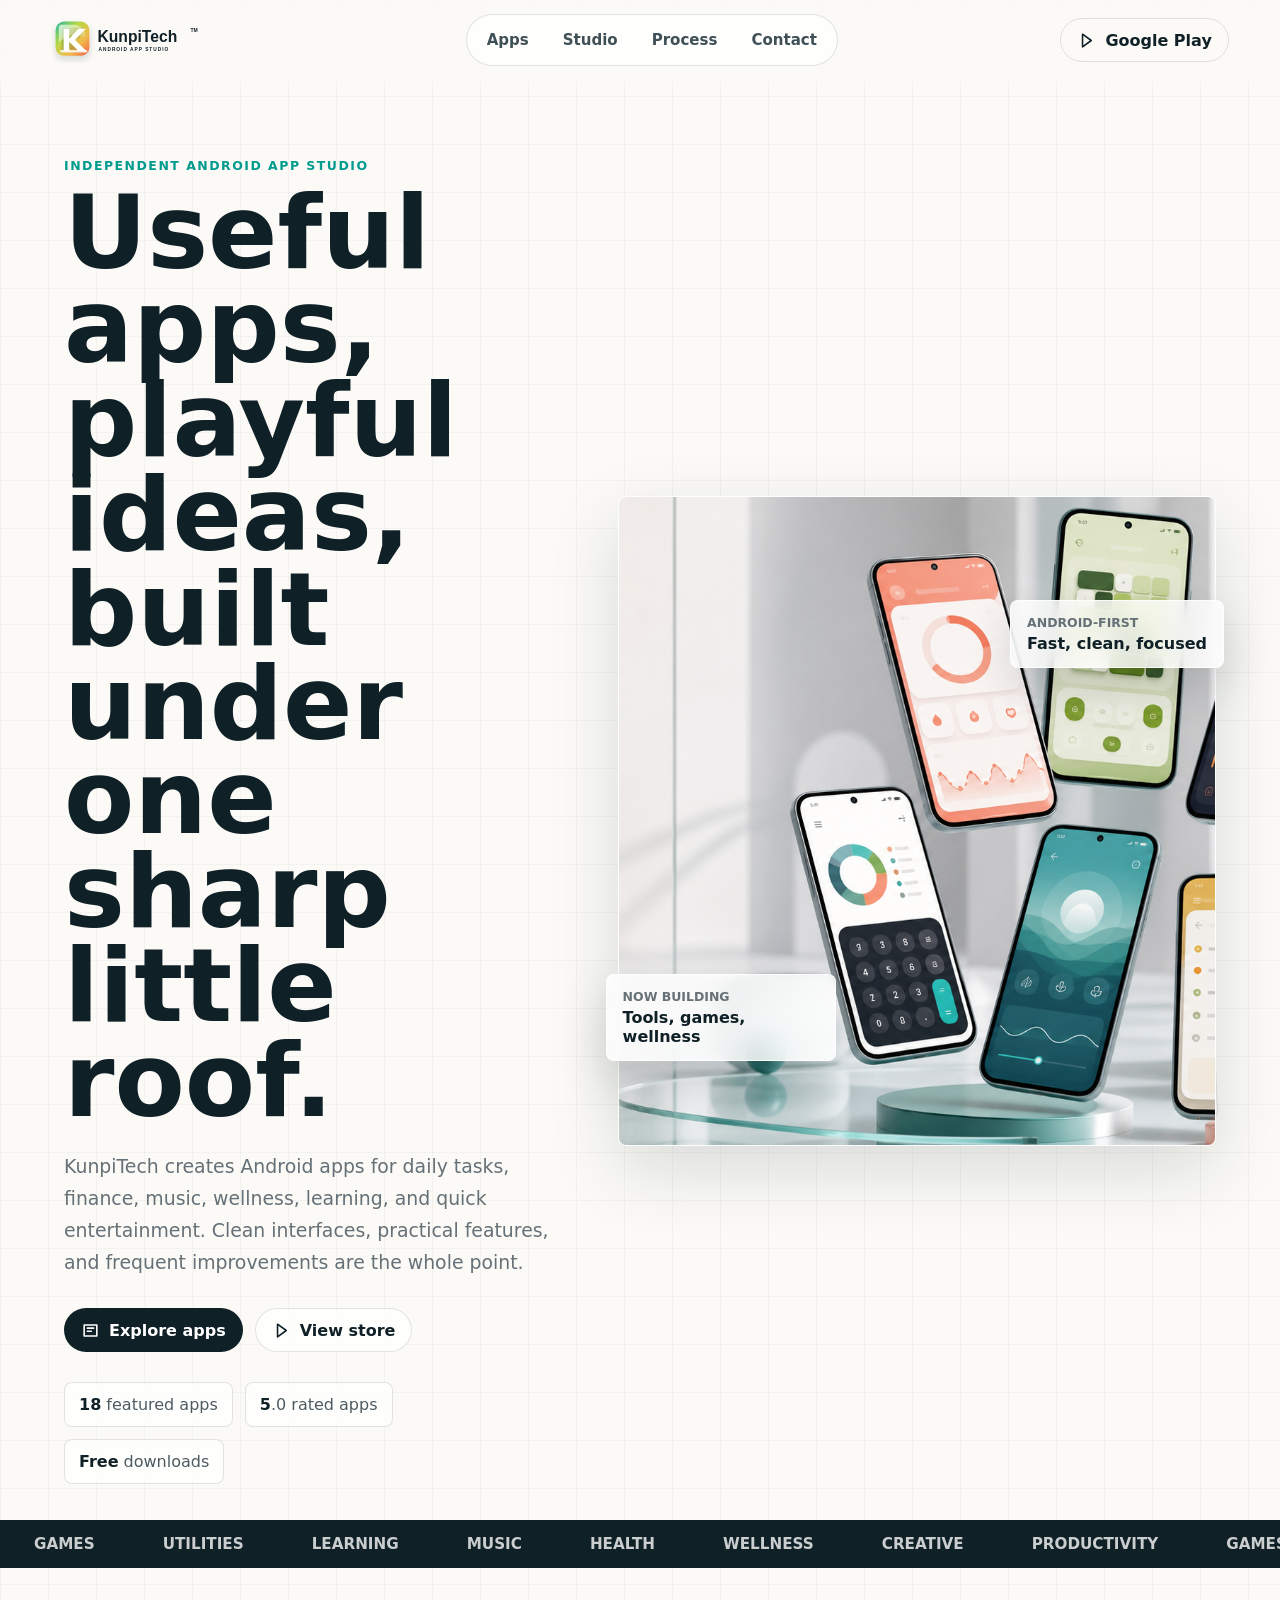
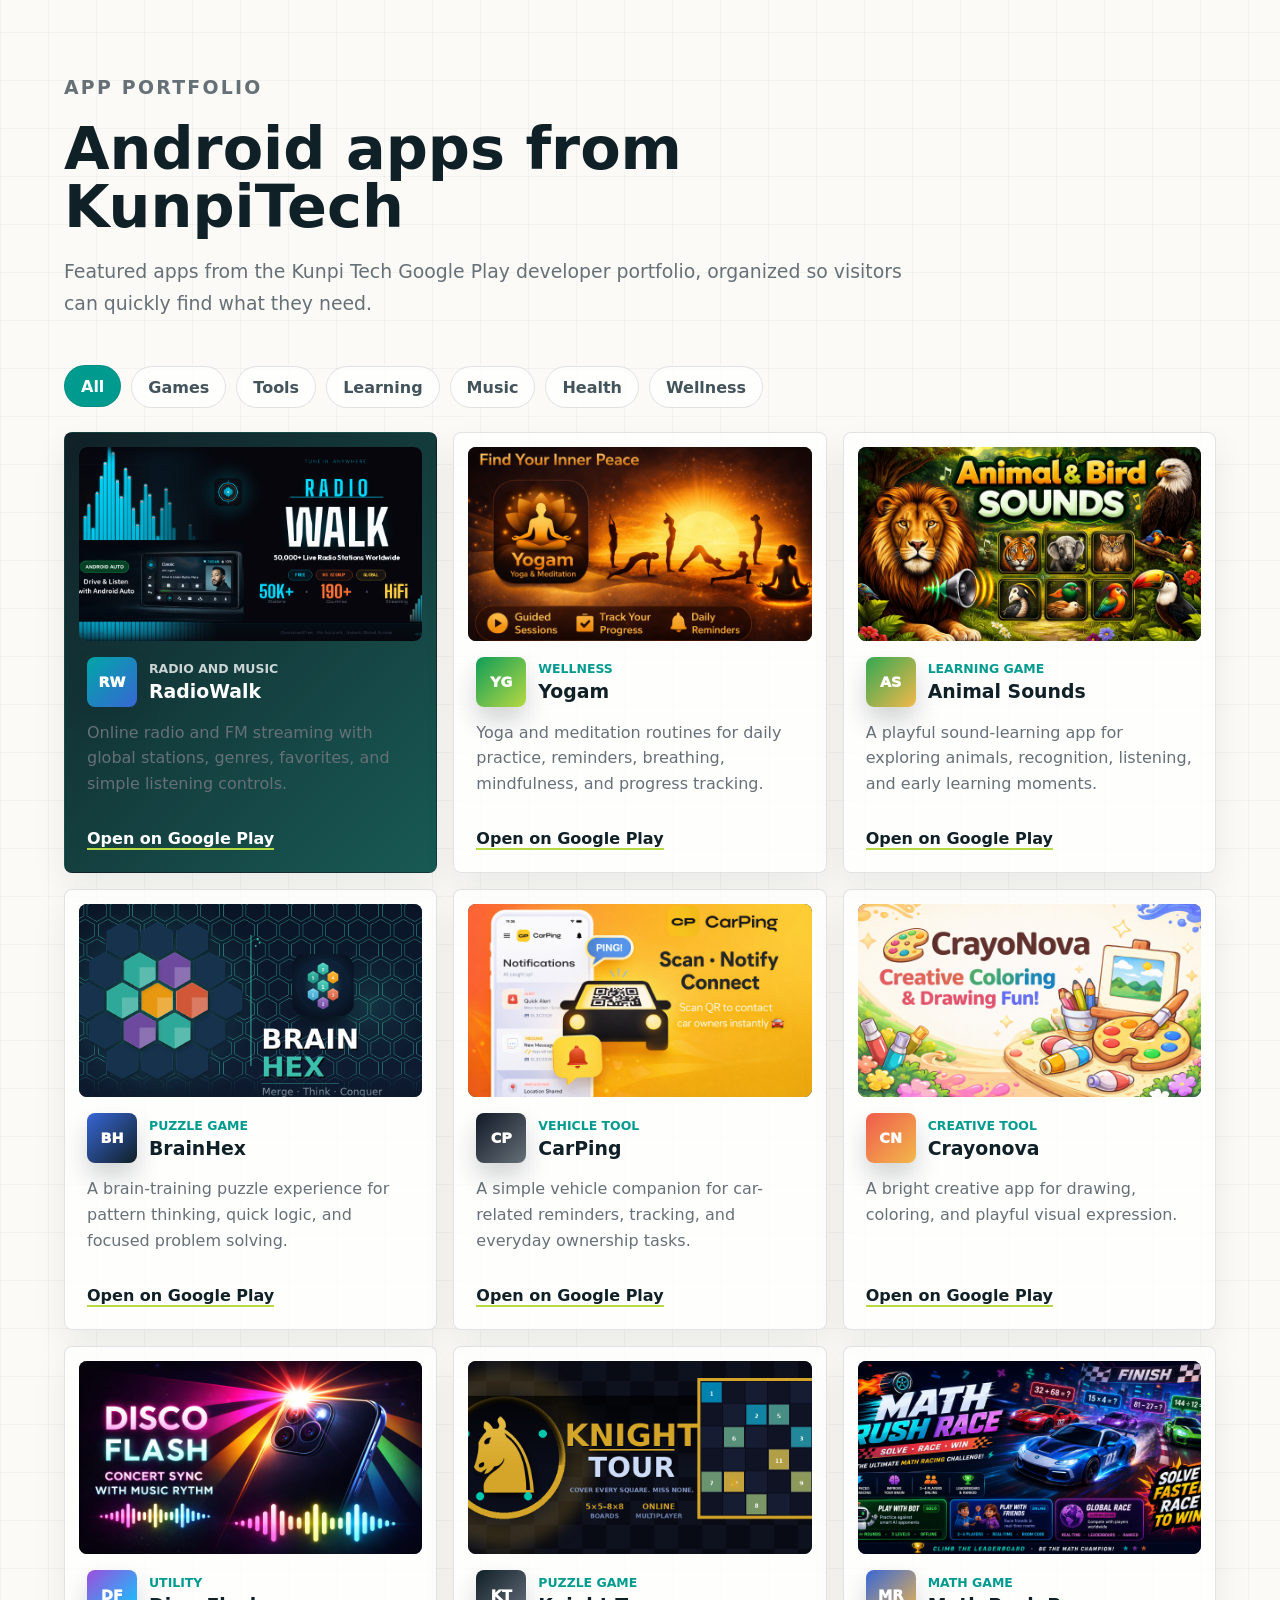
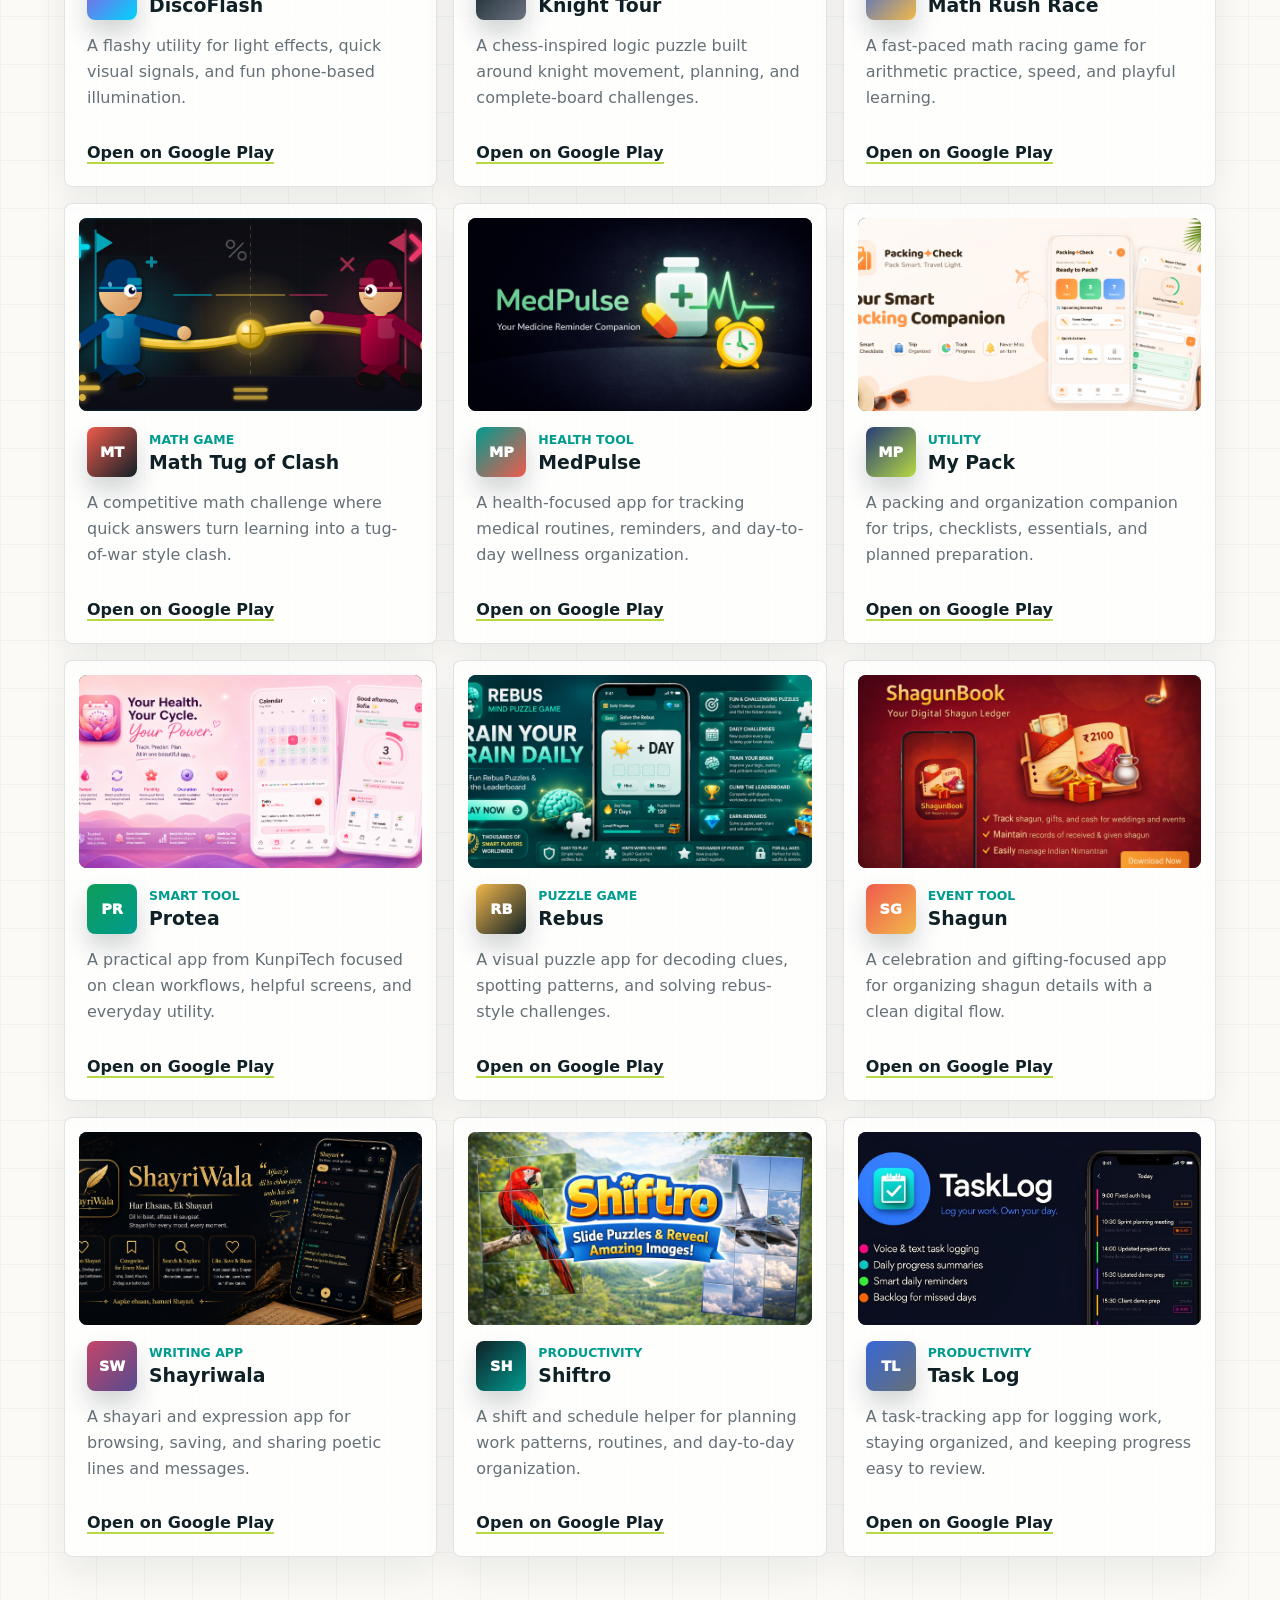
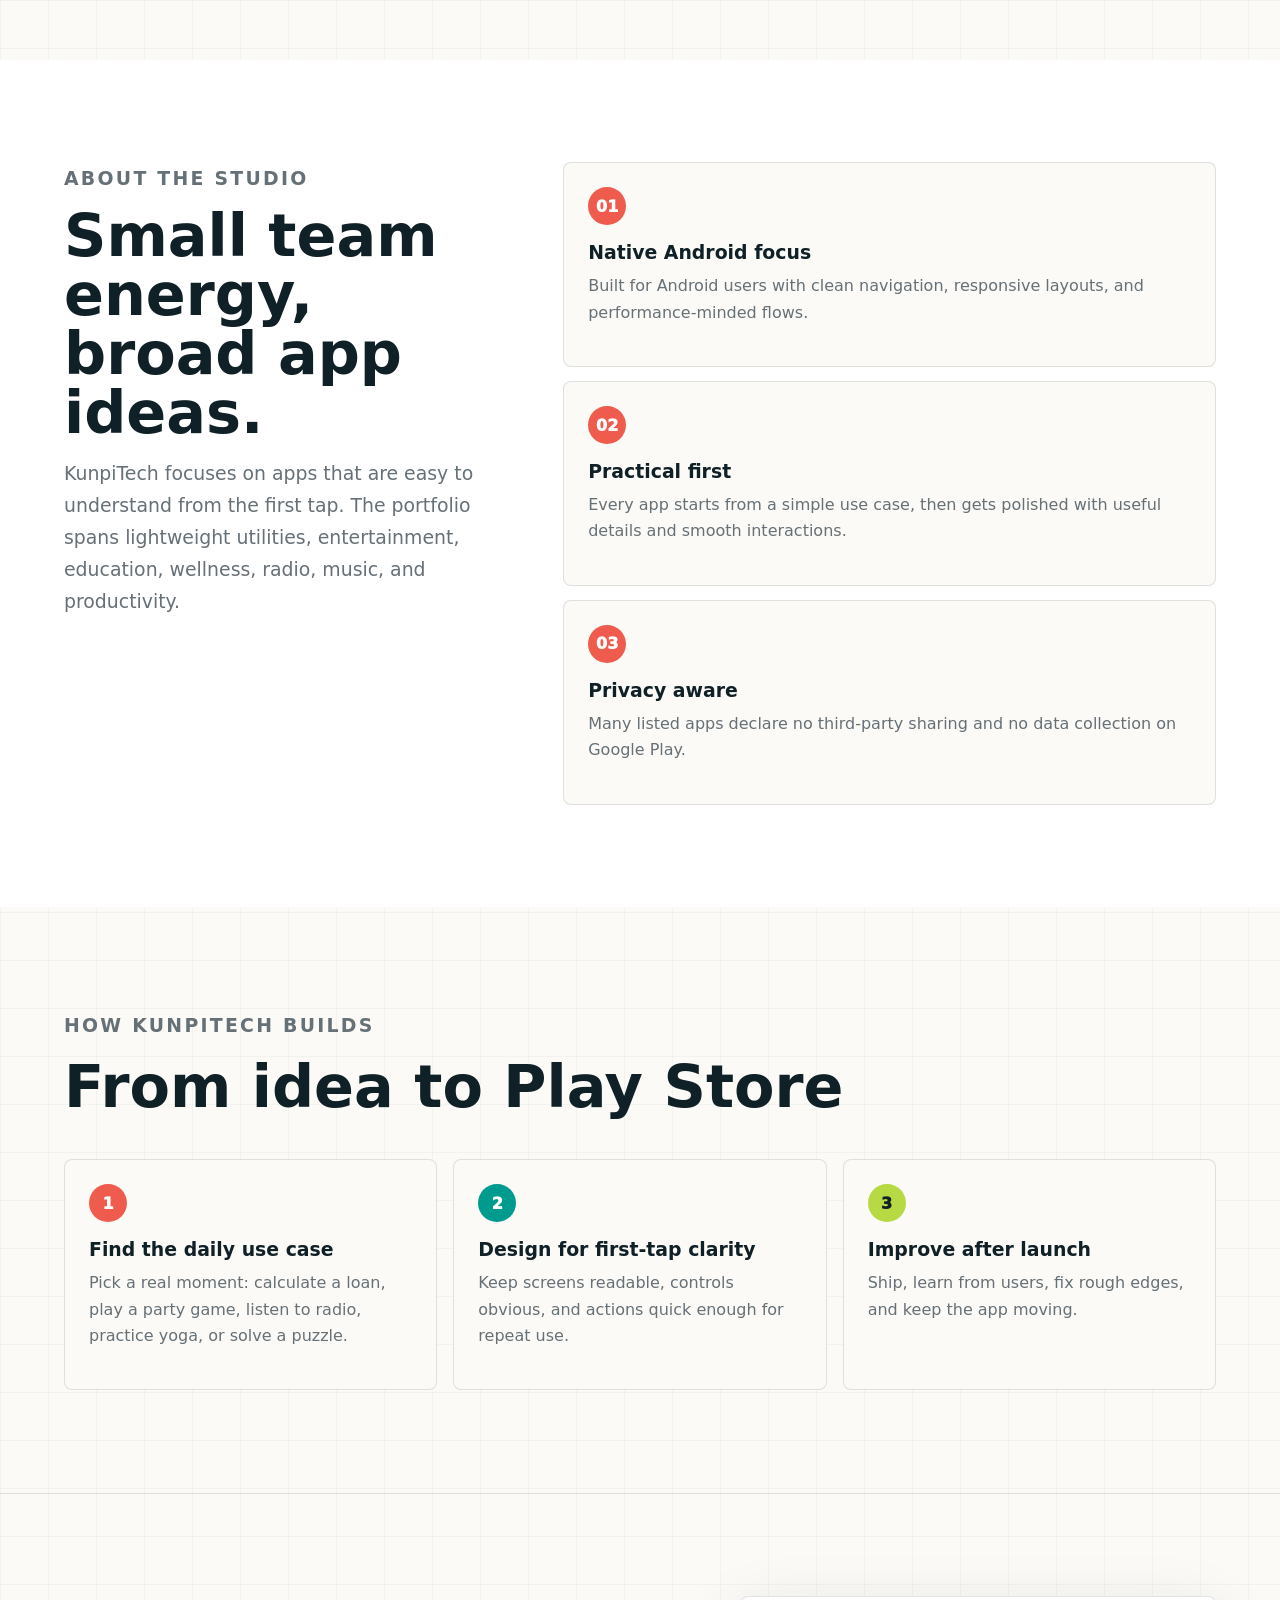
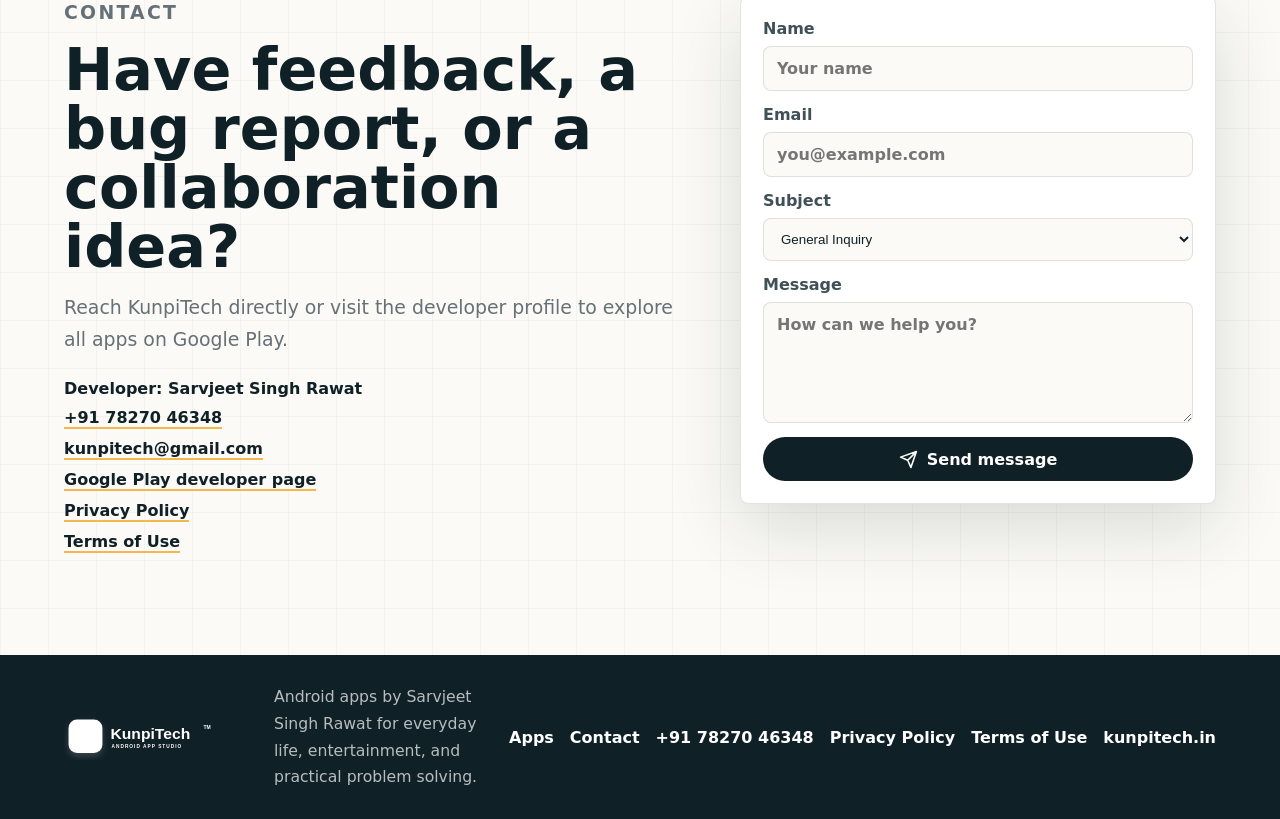
<file: index.html>
<!doctype html>
<html lang="en">
  <head>
    <meta charset="utf-8" />
    <meta name="viewport" content="width=device-width, initial-scale=1" />
    <meta
      name="description"
      content="KunpiTech builds simple, useful, and entertaining Android apps across productivity, music, wellness, utilities, and games."
    />
    <title>KunpiTech | Android Apps for Everyday Life</title>
    <link rel="icon" href="assets/kunpitech-mark.svg" type="image/svg+xml" />
    <link rel="preload" href="assets/kunpitech-hero.png" as="image" />
    <link rel="stylesheet" href="styles.css" />
  </head>
  <body>
    <header class="site-header" data-header>
      <a class="brand" href="#top" aria-label="KunpiTech home">
        <img src="assets/kunpitech-logo.svg" alt="KunpiTech" />
      </a>

      <button class="nav-toggle" type="button" aria-label="Open menu" aria-expanded="false" data-nav-toggle>
        <svg viewBox="0 0 24 24" aria-hidden="true">
          <path d="M4 7h16M4 12h16M4 17h16" />
        </svg>
      </button>

      <nav class="site-nav" data-nav>
        <a href="#apps">Apps</a>
        <a href="#studio">Studio</a>
        <a href="#process">Process</a>
        <a href="#contact">Contact</a>
      </nav>

      <a class="header-cta" href="https://play.google.com/store/apps/developer?id=Kunpi+Tech&hl=en_IN" target="_blank" rel="noreferrer">
        <svg viewBox="0 0 24 24" aria-hidden="true">
          <path d="m7 4 11 8L7 20V4Z" />
        </svg>
        Google Play
      </a>
    </header>

    <main id="top">
      <section class="hero section-reveal visible">
        <div class="hero-copy">
          <p class="eyebrow">Independent Android app studio</p>
          <h1>Useful apps, playful ideas, built under one sharp little roof.</h1>
          <p class="hero-text">
            KunpiTech creates Android apps for daily tasks, finance, music, wellness, learning, and quick entertainment.
            Clean interfaces, practical features, and frequent improvements are the whole point.
          </p>
          <div class="hero-actions">
            <a class="button primary" href="#apps">
              <svg viewBox="0 0 24 24" aria-hidden="true">
                <path d="M4 5h16v14H4zM8 9h8M8 13h5" />
              </svg>
              Explore apps
            </a>
            <a class="button ghost" href="https://play.google.com/store/apps/developer?id=Kunpi+Tech&hl=en_IN" target="_blank" rel="noreferrer">
              <svg viewBox="0 0 24 24" aria-hidden="true">
                <path d="m7 4 11 8L7 20V4Z" />
              </svg>
              View store
            </a>
          </div>
          <div class="hero-metrics" aria-label="KunpiTech highlights">
            <span><strong data-count="18">0</strong> featured apps</span>
            <span><strong data-count="5">0</strong>.0 rated apps</span>
            <span><strong>Free</strong> downloads</span>
          </div>
        </div>

        <div class="hero-art" aria-label="KunpiTech app showcase artwork">
          <img src="assets/kunpitech-hero.png" alt="Floating Android app screens representing KunpiTech apps" />
          <div class="signal-card signal-one">
            <span>Now building</span>
            <strong>Tools, games, wellness</strong>
          </div>
          <div class="signal-card signal-two">
            <span>Android-first</span>
            <strong>Fast, clean, focused</strong>
          </div>
        </div>
      </section>

      <section class="ticker" aria-label="KunpiTech app categories">
        <div class="ticker-track">
          <span>Games</span>
          <span>Utilities</span>
          <span>Learning</span>
          <span>Music</span>
          <span>Health</span>
          <span>Wellness</span>
          <span>Creative</span>
          <span>Productivity</span>
          <span>Games</span>
          <span>Utilities</span>
          <span>Learning</span>
          <span>Music</span>
          <span>Health</span>
          <span>Wellness</span>
          <span>Creative</span>
          <span>Productivity</span>
        </div>
      </section>

      <section class="apps-section section-reveal" id="apps">
        <div class="section-heading">
          <p class="eyebrow">App portfolio</p>
          <h2>Android apps from KunpiTech</h2>
          <p>Featured apps from the Kunpi Tech Google Play developer portfolio, organized so visitors can quickly find what they need.</p>
        </div>

        <div class="app-filters" aria-label="Filter apps">
          <button class="filter-button active" type="button" data-filter="all">All</button>
          <button class="filter-button" type="button" data-filter="games">Games</button>
          <button class="filter-button" type="button" data-filter="tools">Tools</button>
          <button class="filter-button" type="button" data-filter="learning">Learning</button>
          <button class="filter-button" type="button" data-filter="music">Music</button>
          <button class="filter-button" type="button" data-filter="health">Health</button>
          <button class="filter-button" type="button" data-filter="wellness">Wellness</button>
        </div>

        <div class="app-grid" data-app-grid>
          <article class="app-card spotlight" data-category="music">
            <figure class="app-feature">
              <img src="assets/radiowalk.png" alt="RadioWalk app feature image" loading="lazy" />
            </figure>
            <div>
              <div class="app-title-row">
                <div class="app-icon radio">RW</div>
                <div>
                  <p class="app-category">Radio and music</p>
                  <h3>RadioWalk</h3>
                </div>
              </div>
              <p>Online radio and FM streaming with global stations, genres, favorites, and simple listening controls.</p>
            </div>
            <a href="https://play.google.com/store/apps/details?hl=en_IN&id=com.kunpitech.radiowalk" target="_blank" rel="noreferrer">Open on Google Play</a>
          </article>

          <article class="app-card" data-category="wellness">
            <figure class="app-feature">
              <img src="assets/yogam.png" alt="Yogam app feature image" loading="lazy" />
            </figure>
            <div>
              <div class="app-title-row">
                <div class="app-icon yogam">YG</div>
                <div>
                  <p class="app-category">Wellness</p>
                  <h3>Yogam</h3>
                </div>
              </div>
              <p>Yoga and meditation routines for daily practice, reminders, breathing, mindfulness, and progress tracking.</p>
            </div>
            <a href="https://play.google.com/store/apps/details?id=com.kunpitech.yogam" target="_blank" rel="noreferrer">Open on Google Play</a>
          </article>

          <article class="app-card" data-category="learning games">
            <figure class="app-feature">
              <img src="assets/animalsounds.png" alt="Animal Sounds app feature image" loading="lazy" />
            </figure>
            <div>
              <div class="app-title-row">
                <div class="app-icon animal">AS</div>
                <div>
                  <p class="app-category">Learning game</p>
                  <h3>Animal Sounds</h3>
                </div>
              </div>
              <p>A playful sound-learning app for exploring animals, recognition, listening, and early learning moments.</p>
            </div>
            <a href="https://play.google.com/store/apps/developer?id=Kunpi+Tech&hl=en_IN" target="_blank" rel="noreferrer">Open on Google Play</a>
          </article>

          <article class="app-card" data-category="games">
            <figure class="app-feature">
              <img src="assets/brainhex.png" alt="BrainHex app feature image" loading="lazy" />
            </figure>
            <div>
              <div class="app-title-row">
                <div class="app-icon brain">BH</div>
                <div>
                  <p class="app-category">Puzzle game</p>
                  <h3>BrainHex</h3>
                </div>
              </div>
              <p>A brain-training puzzle experience for pattern thinking, quick logic, and focused problem solving.</p>
            </div>
            <a href="https://play.google.com/store/apps/developer?id=Kunpi+Tech&hl=en_IN" target="_blank" rel="noreferrer">Open on Google Play</a>
          </article>

          <article class="app-card" data-category="tools">
            <figure class="app-feature">
              <img src="assets/carping.png" alt="CarPing app feature image" loading="lazy" />
            </figure>
            <div>
              <div class="app-title-row">
                <div class="app-icon car">CP</div>
                <div>
                  <p class="app-category">Vehicle tool</p>
                  <h3>CarPing</h3>
                </div>
              </div>
              <p>A simple vehicle companion for car-related reminders, tracking, and everyday ownership tasks.</p>
            </div>
            <a href="https://play.google.com/store/apps/developer?id=Kunpi+Tech&hl=en_IN" target="_blank" rel="noreferrer">Open on Google Play</a>
          </article>

          <article class="app-card" data-category="tools learning">
            <figure class="app-feature">
              <img src="assets/crayonova.png" alt="Crayonova app feature image" loading="lazy" />
            </figure>
            <div>
              <div class="app-title-row">
                <div class="app-icon crayon">CN</div>
                <div>
                  <p class="app-category">Creative tool</p>
                  <h3>Crayonova</h3>
                </div>
              </div>
              <p>A bright creative app for drawing, coloring, and playful visual expression.</p>
            </div>
            <a href="https://play.google.com/store/apps/developer?id=Kunpi+Tech&hl=en_IN" target="_blank" rel="noreferrer">Open on Google Play</a>
          </article>

          <article class="app-card" data-category="tools">
            <figure class="app-feature">
              <img src="assets/discoflash.png" alt="DiscoFlash app feature image" loading="lazy" />
            </figure>
            <div>
              <div class="app-title-row">
                <div class="app-icon disco">DF</div>
                <div>
                  <p class="app-category">Utility</p>
                  <h3>DiscoFlash</h3>
                </div>
              </div>
              <p>A flashy utility for light effects, quick visual signals, and fun phone-based illumination.</p>
            </div>
            <a href="https://play.google.com/store/apps/developer?id=Kunpi+Tech&hl=en_IN" target="_blank" rel="noreferrer">Open on Google Play</a>
          </article>

          <article class="app-card" data-category="games">
            <figure class="app-feature">
              <img src="assets/knightour.png" alt="Knight Tour app feature image" loading="lazy" />
            </figure>
            <div>
              <div class="app-title-row">
                <div class="app-icon knight">KT</div>
                <div>
                  <p class="app-category">Puzzle game</p>
                  <h3>Knight Tour</h3>
                </div>
              </div>
              <p>A chess-inspired logic puzzle built around knight movement, planning, and complete-board challenges.</p>
            </div>
            <a href="https://play.google.com/store/apps/developer?id=Kunpi+Tech&hl=en_IN" target="_blank" rel="noreferrer">Open on Google Play</a>
          </article>

          <article class="app-card" data-category="learning games">
            <figure class="app-feature">
              <img src="assets/mathrushrace.png" alt="Math Rush Race app feature image" loading="lazy" />
            </figure>
            <div>
              <div class="app-title-row">
                <div class="app-icon math">MR</div>
                <div>
                  <p class="app-category">Math game</p>
                  <h3>Math Rush Race</h3>
                </div>
              </div>
              <p>A fast-paced math racing game for arithmetic practice, speed, and playful learning.</p>
            </div>
            <a href="https://play.google.com/store/apps/developer?id=Kunpi+Tech&hl=en_IN" target="_blank" rel="noreferrer">Open on Google Play</a>
          </article>

          <article class="app-card" data-category="learning games">
            <figure class="app-feature">
              <img src="assets/mathtugclash.png" alt="Math Tug of Clash app feature image" loading="lazy" />
            </figure>
            <div>
              <div class="app-title-row">
                <div class="app-icon tug">MT</div>
                <div>
                  <p class="app-category">Math game</p>
                  <h3>Math Tug of Clash</h3>
                </div>
              </div>
              <p>A competitive math challenge where quick answers turn learning into a tug-of-war style clash.</p>
            </div>
            <a href="https://play.google.com/store/apps/developer?id=Kunpi+Tech&hl=en_IN" target="_blank" rel="noreferrer">Open on Google Play</a>
          </article>

          <article class="app-card" data-category="health tools">
            <figure class="app-feature">
              <img src="assets/medpulse.png" alt="MedPulse app feature image" loading="lazy" />
            </figure>
            <div>
              <div class="app-title-row">
                <div class="app-icon med">MP</div>
                <div>
                  <p class="app-category">Health tool</p>
                  <h3>MedPulse</h3>
                </div>
              </div>
              <p>A health-focused app for tracking medical routines, reminders, and day-to-day wellness organization.</p>
            </div>
            <a href="https://play.google.com/store/apps/developer?id=Kunpi+Tech&hl=en_IN" target="_blank" rel="noreferrer">Open on Google Play</a>
          </article>

          <article class="app-card" data-category="tools">
            <figure class="app-feature">
              <img src="assets/mypack.png" alt="My Pack app feature image" loading="lazy" />
            </figure>
            <div>
              <div class="app-title-row">
                <div class="app-icon pack">MP</div>
                <div>
                  <p class="app-category">Utility</p>
                  <h3>My Pack</h3>
                </div>
              </div>
              <p>A packing and organization companion for trips, checklists, essentials, and planned preparation.</p>
            </div>
            <a href="https://play.google.com/store/apps/developer?id=Kunpi+Tech&hl=en_IN" target="_blank" rel="noreferrer">Open on Google Play</a>
          </article>

          <article class="app-card" data-category="tools">
            <figure class="app-feature">
              <img src="assets/protea.png" alt="Protea app feature image" loading="lazy" />
            </figure>
            <div>
              <div class="app-title-row">
                <div class="app-icon protea">PR</div>
                <div>
                  <p class="app-category">Smart tool</p>
                  <h3>Protea</h3>
                </div>
              </div>
              <p>A practical app from KunpiTech focused on clean workflows, helpful screens, and everyday utility.</p>
            </div>
            <a href="https://play.google.com/store/apps/developer?id=Kunpi+Tech&hl=en_IN" target="_blank" rel="noreferrer">Open on Google Play</a>
          </article>

          <article class="app-card" data-category="games">
            <figure class="app-feature">
              <img src="assets/rebus.png" alt="Rebus app feature image" loading="lazy" />
            </figure>
            <div>
              <div class="app-title-row">
                <div class="app-icon rebus">RB</div>
                <div>
                  <p class="app-category">Puzzle game</p>
                  <h3>Rebus</h3>
                </div>
              </div>
              <p>A visual puzzle app for decoding clues, spotting patterns, and solving rebus-style challenges.</p>
            </div>
            <a href="https://play.google.com/store/apps/developer?id=Kunpi+Tech&hl=en_IN" target="_blank" rel="noreferrer">Open on Google Play</a>
          </article>

          <article class="app-card" data-category="tools">
            <figure class="app-feature">
              <img src="assets/shagun.png" alt="Shagun app feature image" loading="lazy" />
            </figure>
            <div>
              <div class="app-title-row">
                <div class="app-icon shagun">SG</div>
                <div>
                  <p class="app-category">Event tool</p>
                  <h3>Shagun</h3>
                </div>
              </div>
              <p>A celebration and gifting-focused app for organizing shagun details with a clean digital flow.</p>
            </div>
            <a href="https://play.google.com/store/apps/developer?id=Kunpi+Tech&hl=en_IN" target="_blank" rel="noreferrer">Open on Google Play</a>
          </article>

          <article class="app-card" data-category="tools">
            <figure class="app-feature">
              <img src="assets/shayriwala.png" alt="Shayriwala app feature image" loading="lazy" />
            </figure>
            <div>
              <div class="app-title-row">
                <div class="app-icon shayri">SW</div>
                <div>
                  <p class="app-category">Writing app</p>
                  <h3>Shayriwala</h3>
                </div>
              </div>
              <p>A shayari and expression app for browsing, saving, and sharing poetic lines and messages.</p>
            </div>
            <a href="https://play.google.com/store/apps/developer?id=Kunpi+Tech&hl=en_IN" target="_blank" rel="noreferrer">Open on Google Play</a>
          </article>

          <article class="app-card" data-category="tools">
            <figure class="app-feature">
              <img src="assets/shiftro.png" alt="Shiftro app feature image" loading="lazy" />
            </figure>
            <div>
              <div class="app-title-row">
                <div class="app-icon shift">SH</div>
                <div>
                  <p class="app-category">Productivity</p>
                  <h3>Shiftro</h3>
                </div>
              </div>
              <p>A shift and schedule helper for planning work patterns, routines, and day-to-day organization.</p>
            </div>
            <a href="https://play.google.com/store/apps/developer?id=Kunpi+Tech&hl=en_IN" target="_blank" rel="noreferrer">Open on Google Play</a>
          </article>

          <article class="app-card" data-category="tools">
            <figure class="app-feature">
              <img src="assets/tasklog.jpg" alt="Task Log app feature image" loading="lazy" />
            </figure>
            <div>
              <div class="app-title-row">
                <div class="app-icon task">TL</div>
                <div>
                  <p class="app-category">Productivity</p>
                  <h3>Task Log</h3>
                </div>
              </div>
              <p>A task-tracking app for logging work, staying organized, and keeping progress easy to review.</p>
            </div>
            <a href="https://play.google.com/store/apps/developer?id=Kunpi+Tech&hl=en_IN" target="_blank" rel="noreferrer">Open on Google Play</a>
          </article>
        </div>
      </section>

      <section class="studio section-reveal" id="studio">
        <div class="studio-copy">
          <p class="eyebrow">About the studio</p>
          <h2>Small team energy, broad app ideas.</h2>
          <p>
            KunpiTech focuses on apps that are easy to understand from the first tap. The portfolio spans lightweight utilities,
            entertainment, education, wellness, radio, music, and productivity.
          </p>
        </div>
        <div class="studio-panels">
          <article>
            <span class="panel-number">01</span>
            <h3>Native Android focus</h3>
            <p>Built for Android users with clean navigation, responsive layouts, and performance-minded flows.</p>
          </article>
          <article>
            <span class="panel-number">02</span>
            <h3>Practical first</h3>
            <p>Every app starts from a simple use case, then gets polished with useful details and smooth interactions.</p>
          </article>
          <article>
            <span class="panel-number">03</span>
            <h3>Privacy aware</h3>
            <p>Many listed apps declare no third-party sharing and no data collection on Google Play.</p>
          </article>
        </div>
      </section>

      <section class="process section-reveal" id="process">
        <div class="section-heading">
          <p class="eyebrow">How KunpiTech builds</p>
          <h2>From idea to Play Store</h2>
        </div>
        <div class="process-steps">
          <article>
            <span>1</span>
            <h3>Find the daily use case</h3>
            <p>Pick a real moment: calculate a loan, play a party game, listen to radio, practice yoga, or solve a puzzle.</p>
          </article>
          <article>
            <span>2</span>
            <h3>Design for first-tap clarity</h3>
            <p>Keep screens readable, controls obvious, and actions quick enough for repeat use.</p>
          </article>
          <article>
            <span>3</span>
            <h3>Improve after launch</h3>
            <p>Ship, learn from users, fix rough edges, and keep the app moving.</p>
          </article>
        </div>
      </section>

      <section class="contact section-reveal" id="contact">
        <div>
          <p class="eyebrow">Contact</p>
          <h2>Have feedback, a bug report, or a collaboration idea?</h2>
          <p>Reach KunpiTech directly or visit the developer profile to explore all apps on Google Play.</p>
          <div class="contact-links">
            <span>Developer: Sarvjeet Singh Rawat</span>
            <a href="tel:+917827046348">+91 78270 46348</a>
            <a href="mailto:kunpitech@gmail.com">kunpitech@gmail.com</a>
            <a href="https://play.google.com/store/apps/developer?id=Kunpi+Tech&hl=en_IN" target="_blank" rel="noreferrer">Google Play developer page</a>
            <a href="https://kunpitech.in/privacy.html" target="_blank" rel="noreferrer">Privacy Policy</a>
            <a href="https://kunpitech.in/terms.html" target="_blank" rel="noreferrer">Terms of Use</a>
          </div>
        </div>

        <form class="contact-form" data-contact-form>
          <label>
            Name
            <input name="name" type="text" autocomplete="name" placeholder="Your name" required />
          </label>
          <label>
            Email
            <input name="email" type="email" autocomplete="email" placeholder="you@example.com" required />
          </label>
          <label>
            Subject
            <select name="subject" required>
              <option value="General Inquiry">General Inquiry</option>
              <option value="App Feedback">App Feedback</option>
              <option value="Bug Report">Bug Report</option>
              <option value="Collaboration">Collaboration</option>
              <option value="Other">Other</option>
            </select>
          </label>
          <label>
            Message
            <textarea name="message" rows="5" placeholder="How can we help you?" required></textarea>
          </label>
          <button class="button primary" type="submit">
            <svg viewBox="0 0 24 24" aria-hidden="true">
              <path d="M22 2 11 13M22 2l-7 20-4-9-9-4 20-7Z" />
            </svg>
            Send message
          </button>
        </form>
      </section>
    </main>

    <footer class="site-footer">
      <a class="brand" href="#top" aria-label="KunpiTech home">
        <img src="assets/kunpitech-logo.svg" alt="KunpiTech" />
      </a>
      <p>Android apps by Sarvjeet Singh Rawat for everyday life, entertainment, and practical problem solving.</p>
      <div>
        <a href="#apps">Apps</a>
        <a href="#contact">Contact</a>
        <a href="tel:+917827046348">+91 78270 46348</a>
        <a href="https://kunpitech.in/privacy.html" target="_blank" rel="noreferrer">Privacy Policy</a>
        <a href="https://kunpitech.in/terms.html" target="_blank" rel="noreferrer">Terms of Use</a>
        <a href="https://kunpitech.in/" target="_blank" rel="noreferrer">kunpitech.in</a>
      </div>
    </footer>

    <script src="script.js"></script>
  </body>
</html>
</file>
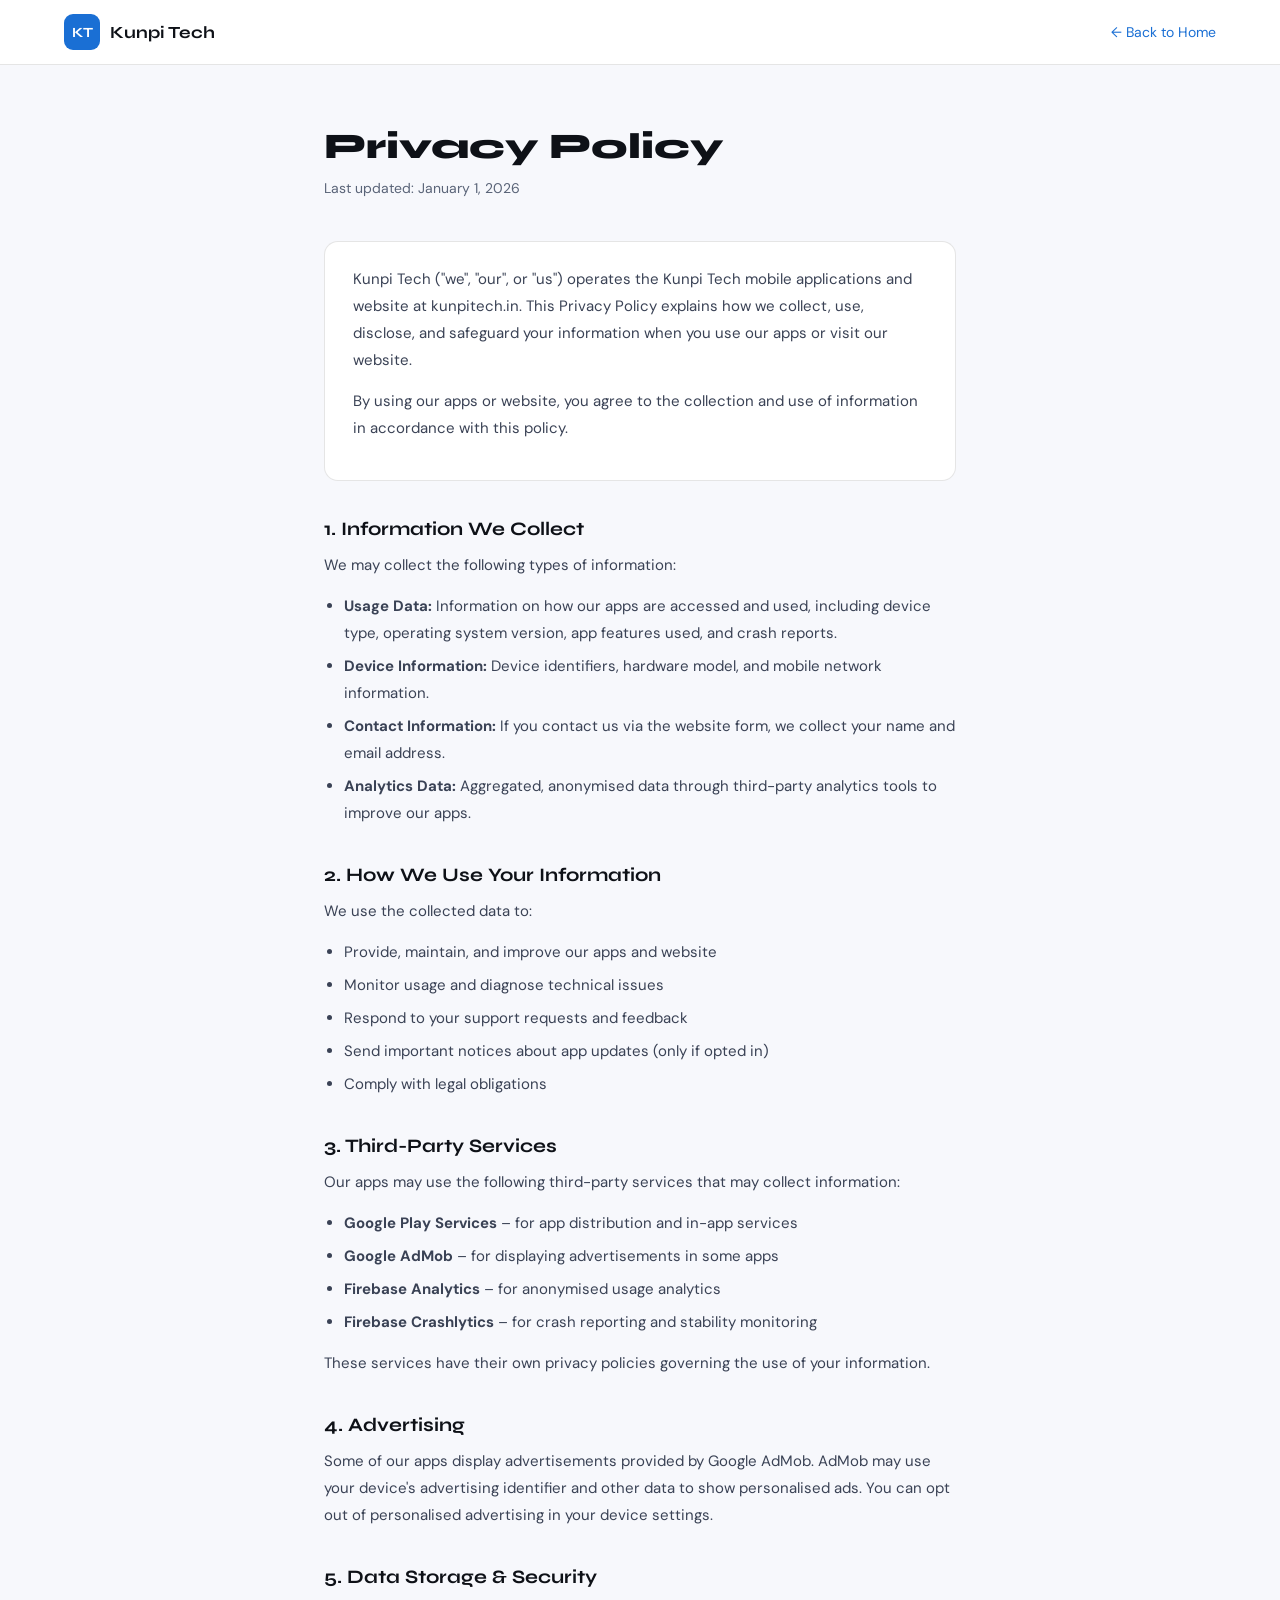
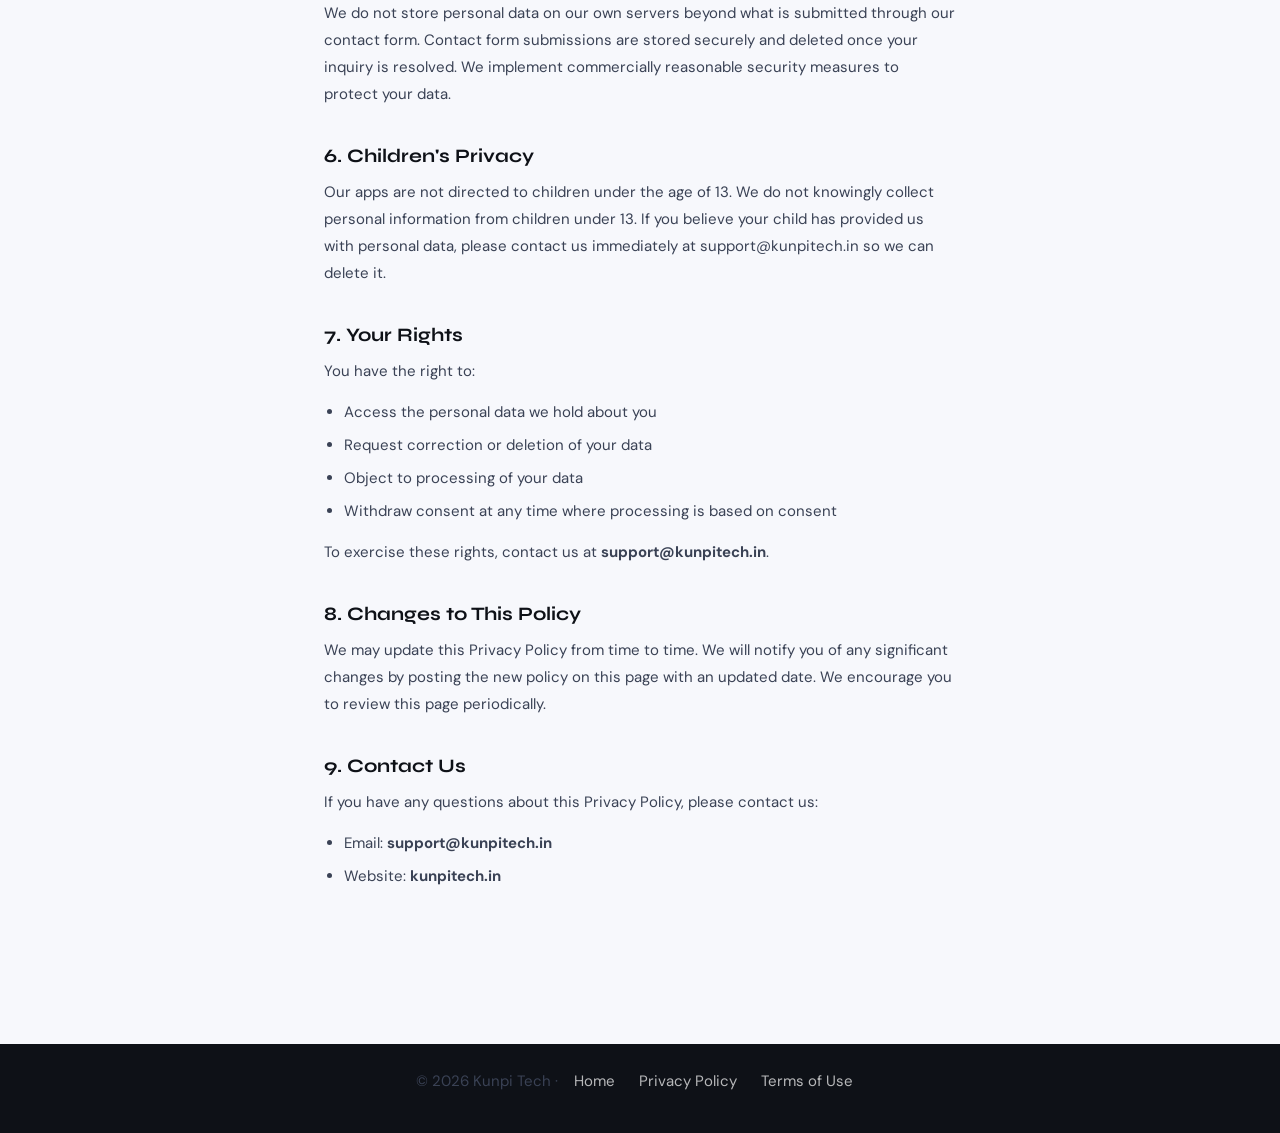
<file: privacy.html>
<!DOCTYPE html>
<html lang="en">
<head>
<meta charset="UTF-8"/>
<meta name="viewport" content="width=device-width, initial-scale=1.0"/>
<title>Privacy Policy – Kunpi Tech</title>
<link rel="preconnect" href="https://fonts.googleapis.com"/>
<link rel="preconnect" href="https://fonts.gstatic.com" crossorigin/>
<link href="https://fonts.googleapis.com/css2?family=Syne:wght@400;500;600;700;800&family=DM+Sans:wght@300;400;500&display=swap" rel="stylesheet"/>
<style>
  *, *::before, *::after { margin: 0; padding: 0; box-sizing: border-box; }
  :root { --blue:#1A6FD4; --blue-dark:#0F4A9A; --blue-light:#E8F1FB; --text:#0E1117; --muted:#5A6478; --border:rgba(0,0,0,0.1); --bg:#F7F8FC; --white:#FFFFFF; }
  body { font-family:'DM Sans',sans-serif; background:var(--bg); color:var(--text); }
  nav { display:flex; align-items:center; justify-content:space-between; padding:14px 5%; background:var(--white); border-bottom:1px solid var(--border); }
  .logo { display:flex; align-items:center; gap:10px; text-decoration:none; }
  .logo-icon { width:36px; height:36px; border-radius:9px; background:var(--blue); color:white; display:flex; align-items:center; justify-content:center; font-family:'Syne',sans-serif; font-weight:700; font-size:14px; }
  .logo-text { font-family:'Syne',sans-serif; font-size:17px; font-weight:700; color:var(--text); }
  .nav-back { font-size:14px; color:var(--blue); text-decoration:none; }
  .container { max-width:760px; margin:60px auto; padding:0 5% 80px; }
  .page-title { font-family:'Syne',sans-serif; font-size:36px; font-weight:800; margin-bottom:8px; }
  .page-date { font-size:14px; color:var(--muted); margin-bottom:40px; }
  h2 { font-family:'Syne',sans-serif; font-size:19px; font-weight:700; margin:36px 0 12px; color:var(--text); }
  p { font-size:15px; line-height:1.8; color:#3A4255; margin-bottom:14px; }
  ul { margin:10px 0 14px 20px; }
  ul li { font-size:15px; line-height:1.8; color:#3A4255; margin-bottom:6px; }
  .card { background:var(--white); border:1px solid var(--border); border-radius:14px; padding:24px 28px; margin-bottom:14px; }
  footer { background:#0E1117; color:rgba(255,255,255,0.5); text-align:center; padding:24px; font-size:13px; }
  footer a { color:rgba(255,255,255,0.7); text-decoration:none; margin:0 12px; }
</style>
</head>
<body>
<nav>
  <a href="index.html" class="logo">
    <div class="logo-icon">KT</div>
    <span class="logo-text">Kunpi Tech</span>
  </a>
  <a href="index.html" class="nav-back">← Back to Home</a>
</nav>

<div class="container">
  <h1 class="page-title">Privacy Policy</h1>
  <p class="page-date">Last updated: January 1, 2026</p>

  <div class="card">
    <p>Kunpi Tech ("we", "our", or "us") operates the Kunpi Tech mobile applications and website at kunpitech.in. This Privacy Policy explains how we collect, use, disclose, and safeguard your information when you use our apps or visit our website.</p>
    <p>By using our apps or website, you agree to the collection and use of information in accordance with this policy.</p>
  </div>

  <h2>1. Information We Collect</h2>
  <p>We may collect the following types of information:</p>
  <ul>
    <li><strong>Usage Data:</strong> Information on how our apps are accessed and used, including device type, operating system version, app features used, and crash reports.</li>
    <li><strong>Device Information:</strong> Device identifiers, hardware model, and mobile network information.</li>
    <li><strong>Contact Information:</strong> If you contact us via the website form, we collect your name and email address.</li>
    <li><strong>Analytics Data:</strong> Aggregated, anonymised data through third-party analytics tools to improve our apps.</li>
  </ul>

  <h2>2. How We Use Your Information</h2>
  <p>We use the collected data to:</p>
  <ul>
    <li>Provide, maintain, and improve our apps and website</li>
    <li>Monitor usage and diagnose technical issues</li>
    <li>Respond to your support requests and feedback</li>
    <li>Send important notices about app updates (only if opted in)</li>
    <li>Comply with legal obligations</li>
  </ul>

  <h2>3. Third-Party Services</h2>
  <p>Our apps may use the following third-party services that may collect information:</p>
  <ul>
    <li><strong>Google Play Services</strong> – for app distribution and in-app services</li>
    <li><strong>Google AdMob</strong> – for displaying advertisements in some apps</li>
    <li><strong>Firebase Analytics</strong> – for anonymised usage analytics</li>
    <li><strong>Firebase Crashlytics</strong> – for crash reporting and stability monitoring</li>
  </ul>
  <p>These services have their own privacy policies governing the use of your information.</p>

  <h2>4. Advertising</h2>
  <p>Some of our apps display advertisements provided by Google AdMob. AdMob may use your device's advertising identifier and other data to show personalised ads. You can opt out of personalised advertising in your device settings.</p>

  <h2>5. Data Storage &amp; Security</h2>
  <p>We do not store personal data on our own servers beyond what is submitted through our contact form. Contact form submissions are stored securely and deleted once your inquiry is resolved. We implement commercially reasonable security measures to protect your data.</p>

  <h2>6. Children's Privacy</h2>
  <p>Our apps are not directed to children under the age of 13. We do not knowingly collect personal information from children under 13. If you believe your child has provided us with personal data, please contact us immediately at support@kunpitech.in so we can delete it.</p>

  <h2>7. Your Rights</h2>
  <p>You have the right to:</p>
  <ul>
    <li>Access the personal data we hold about you</li>
    <li>Request correction or deletion of your data</li>
    <li>Object to processing of your data</li>
    <li>Withdraw consent at any time where processing is based on consent</li>
  </ul>
  <p>To exercise these rights, contact us at <strong>support@kunpitech.in</strong>.</p>

  <h2>8. Changes to This Policy</h2>
  <p>We may update this Privacy Policy from time to time. We will notify you of any significant changes by posting the new policy on this page with an updated date. We encourage you to review this page periodically.</p>

  <h2>9. Contact Us</h2>
  <p>If you have any questions about this Privacy Policy, please contact us:</p>
  <ul>
    <li>Email: <strong>support@kunpitech.in</strong></li>
    <li>Website: <strong>kunpitech.in</strong></li>
  </ul>
</div>

<footer>
  <p>© 2026 Kunpi Tech · <a href="index.html">Home</a><a href="privacy.html">Privacy Policy</a><a href="terms.html">Terms of Use</a></p>
</footer>
</body>
</html>
</file>
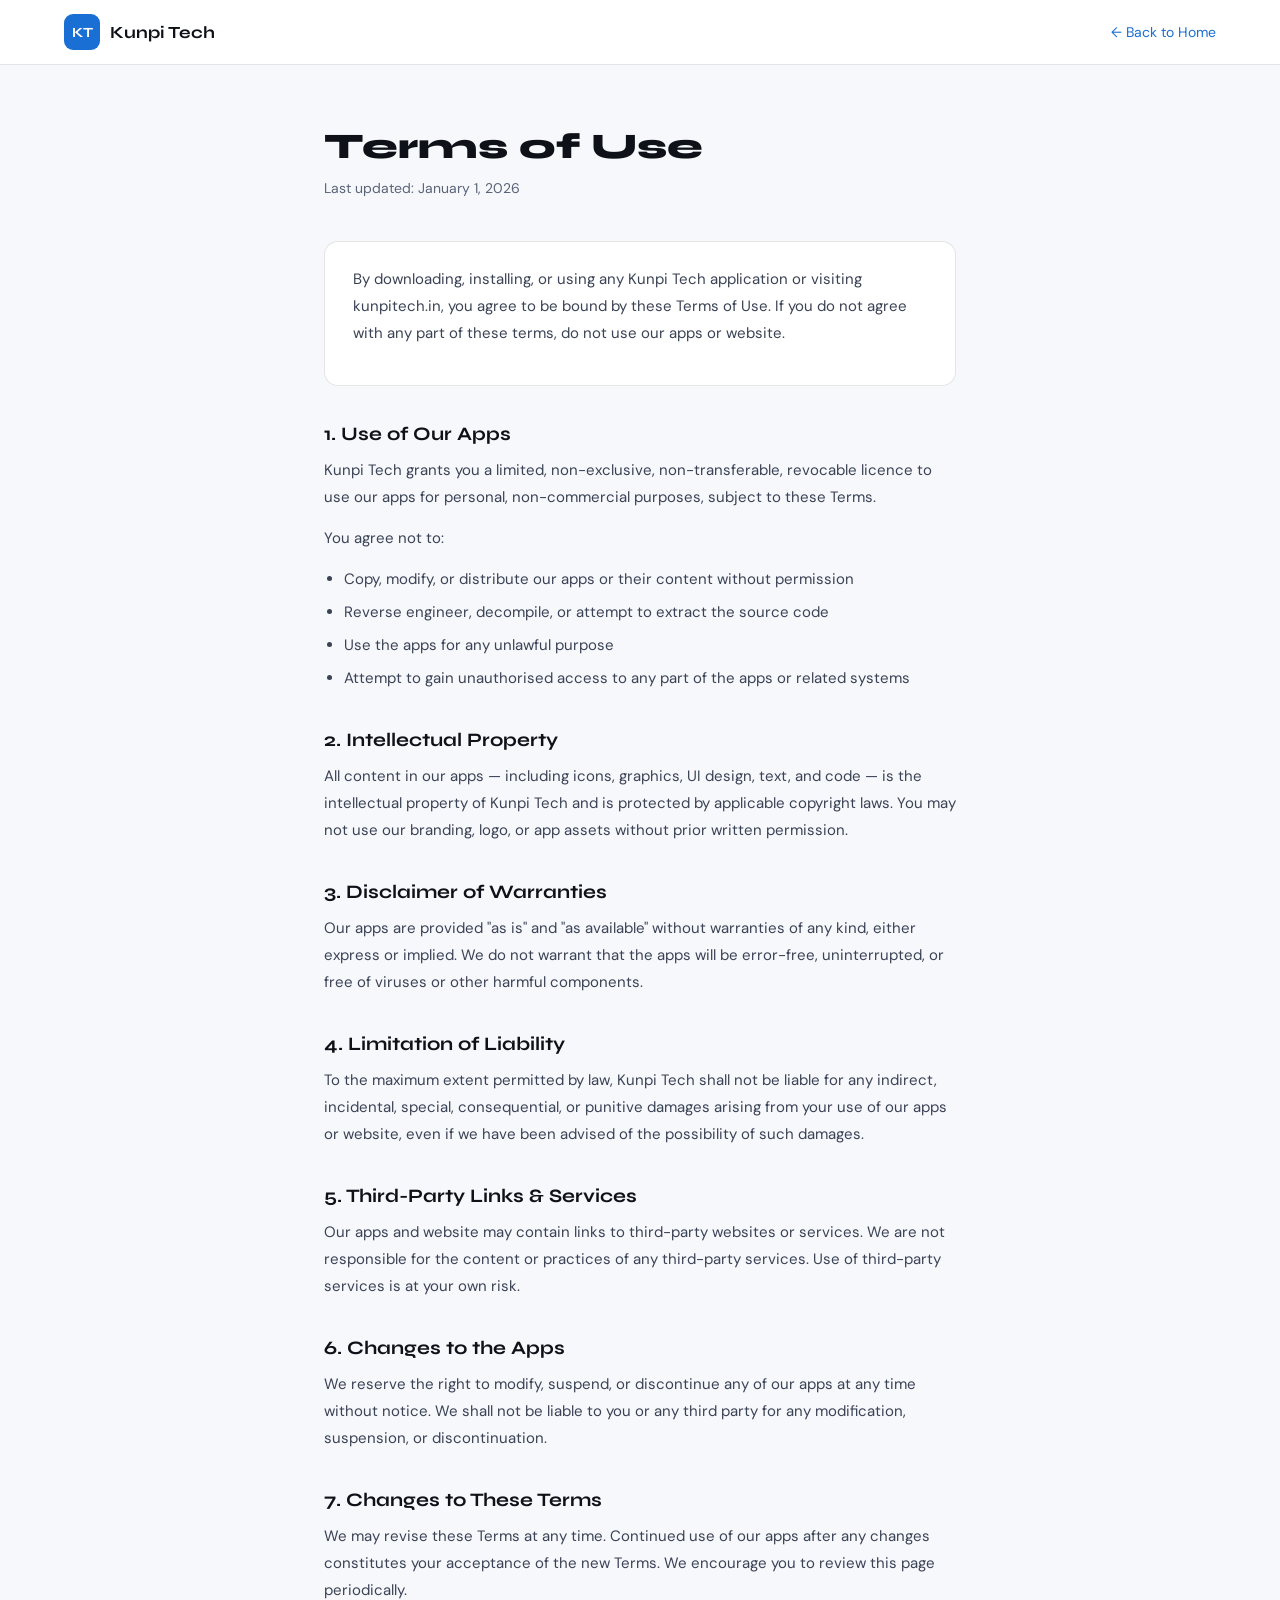
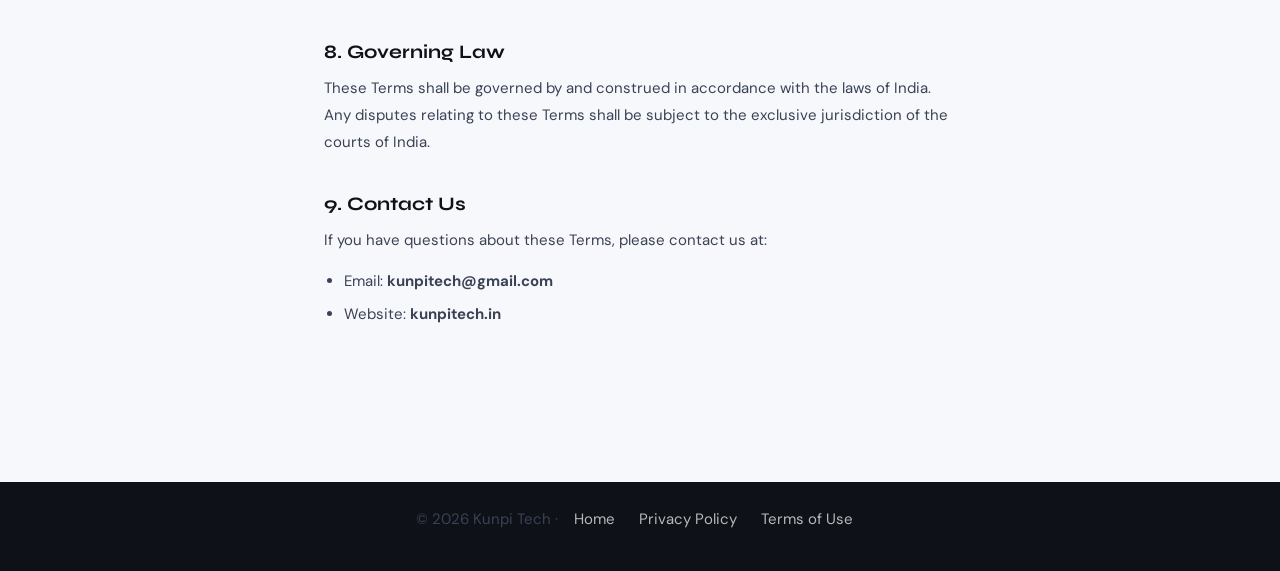
<file: terms.html>
<!DOCTYPE html>
<html lang="en">
<head>
<meta charset="UTF-8"/>
<meta name="viewport" content="width=device-width, initial-scale=1.0"/>
<title>Terms of Use – Kunpi Tech</title>
<link rel="preconnect" href="https://fonts.googleapis.com"/>
<link rel="preconnect" href="https://fonts.gstatic.com" crossorigin/>
<link href="https://fonts.googleapis.com/css2?family=Syne:wght@400;500;600;700;800&family=DM+Sans:wght@300;400;500&display=swap" rel="stylesheet"/>
<style>
  *, *::before, *::after { margin: 0; padding: 0; box-sizing: border-box; }
  :root { --blue:#1A6FD4; --text:#0E1117; --muted:#5A6478; --border:rgba(0,0,0,0.1); --bg:#F7F8FC; --white:#FFFFFF; }
  body { font-family:'DM Sans',sans-serif; background:var(--bg); color:var(--text); }
  nav { display:flex; align-items:center; justify-content:space-between; padding:14px 5%; background:var(--white); border-bottom:1px solid var(--border); }
  .logo { display:flex; align-items:center; gap:10px; text-decoration:none; }
  .logo-icon { width:36px; height:36px; border-radius:9px; background:var(--blue); color:white; display:flex; align-items:center; justify-content:center; font-family:'Syne',sans-serif; font-weight:700; font-size:14px; }
  .logo-text { font-family:'Syne',sans-serif; font-size:17px; font-weight:700; color:var(--text); }
  .nav-back { font-size:14px; color:var(--blue); text-decoration:none; }
  .container { max-width:760px; margin:60px auto; padding:0 5% 80px; }
  .page-title { font-family:'Syne',sans-serif; font-size:36px; font-weight:800; margin-bottom:8px; }
  .page-date { font-size:14px; color:var(--muted); margin-bottom:40px; }
  h2 { font-family:'Syne',sans-serif; font-size:19px; font-weight:700; margin:36px 0 12px; color:var(--text); }
  p { font-size:15px; line-height:1.8; color:#3A4255; margin-bottom:14px; }
  ul { margin:10px 0 14px 20px; }
  ul li { font-size:15px; line-height:1.8; color:#3A4255; margin-bottom:6px; }
  .card { background:var(--white); border:1px solid var(--border); border-radius:14px; padding:24px 28px; margin-bottom:14px; }
  footer { background:#0E1117; color:rgba(255,255,255,0.5); text-align:center; padding:24px; font-size:13px; }
  footer a { color:rgba(255,255,255,0.7); text-decoration:none; margin:0 12px; }
</style>
</head>
<body>
<nav>
  <a href="index.html" class="logo">
    <div class="logo-icon">KT</div>
    <span class="logo-text">Kunpi Tech</span>
  </a>
  <a href="index.html" class="nav-back">← Back to Home</a>
</nav>

<div class="container">
  <h1 class="page-title">Terms of Use</h1>
  <p class="page-date">Last updated: January 1, 2026</p>

  <div class="card">
    <p>By downloading, installing, or using any Kunpi Tech application or visiting kunpitech.in, you agree to be bound by these Terms of Use. If you do not agree with any part of these terms, do not use our apps or website.</p>
  </div>

  <h2>1. Use of Our Apps</h2>
  <p>Kunpi Tech grants you a limited, non-exclusive, non-transferable, revocable licence to use our apps for personal, non-commercial purposes, subject to these Terms.</p>
  <p>You agree not to:</p>
  <ul>
    <li>Copy, modify, or distribute our apps or their content without permission</li>
    <li>Reverse engineer, decompile, or attempt to extract the source code</li>
    <li>Use the apps for any unlawful purpose</li>
    <li>Attempt to gain unauthorised access to any part of the apps or related systems</li>
  </ul>

  <h2>2. Intellectual Property</h2>
  <p>All content in our apps — including icons, graphics, UI design, text, and code — is the intellectual property of Kunpi Tech and is protected by applicable copyright laws. You may not use our branding, logo, or app assets without prior written permission.</p>

  <h2>3. Disclaimer of Warranties</h2>
  <p>Our apps are provided "as is" and "as available" without warranties of any kind, either express or implied. We do not warrant that the apps will be error-free, uninterrupted, or free of viruses or other harmful components.</p>

  <h2>4. Limitation of Liability</h2>
  <p>To the maximum extent permitted by law, Kunpi Tech shall not be liable for any indirect, incidental, special, consequential, or punitive damages arising from your use of our apps or website, even if we have been advised of the possibility of such damages.</p>

  <h2>5. Third-Party Links &amp; Services</h2>
  <p>Our apps and website may contain links to third-party websites or services. We are not responsible for the content or practices of any third-party services. Use of third-party services is at your own risk.</p>

  <h2>6. Changes to the Apps</h2>
  <p>We reserve the right to modify, suspend, or discontinue any of our apps at any time without notice. We shall not be liable to you or any third party for any modification, suspension, or discontinuation.</p>

  <h2>7. Changes to These Terms</h2>
  <p>We may revise these Terms at any time. Continued use of our apps after any changes constitutes your acceptance of the new Terms. We encourage you to review this page periodically.</p>

  <h2>8. Governing Law</h2>
  <p>These Terms shall be governed by and construed in accordance with the laws of India. Any disputes relating to these Terms shall be subject to the exclusive jurisdiction of the courts of India.</p>

  <h2>9. Contact Us</h2>
  <p>If you have questions about these Terms, please contact us at:</p>
  <ul>
    <li>Email: <strong>kunpitech@gmail.com</strong></li>
    <li>Website: <strong>kunpitech.in</strong></li>
  </ul>
</div>

<footer>
  <p>© 2026 Kunpi Tech · <a href="index.html">Home</a><a href="privacy.html">Privacy Policy</a><a href="terms.html">Terms of Use</a></p>
</footer>
</body>
</html>
</file>
<file: styles.css>
:root {
  --ink: #102027;
  --muted: #667077;
  --paper: #fbfaf6;
  --white: #ffffff;
  --line: rgba(16, 32, 39, 0.12);
  --teal: #009b8f;
  --coral: #ef5b4d;
  --lime: #b7d943;
  --gold: #f2b84b;
  --blue: #3867d6;
  --shadow: 0 24px 70px rgba(16, 32, 39, 0.14);
  --radius: 8px;
}

* {
  box-sizing: border-box;
}

html {
  scroll-behavior: smooth;
}

body {
  margin: 0;
  color: var(--ink);
  background:
    linear-gradient(90deg, rgba(16, 32, 39, 0.035) 1px, transparent 1px),
    linear-gradient(180deg, rgba(16, 32, 39, 0.035) 1px, transparent 1px),
    var(--paper);
  background-size: 48px 48px;
  font-family: Inter, ui-sans-serif, system-ui, -apple-system, BlinkMacSystemFont, "Segoe UI", sans-serif;
}

a {
  color: inherit;
  text-decoration: none;
}

img,
svg {
  display: block;
}

button,
input,
textarea {
  font: inherit;
}

.site-header {
  position: sticky;
  top: 0;
  z-index: 50;
  display: grid;
  grid-template-columns: auto 1fr auto;
  align-items: center;
  gap: 20px;
  min-height: 74px;
  padding: 14px clamp(18px, 4vw, 56px);
  border-bottom: 1px solid transparent;
  background: rgba(251, 250, 246, 0.78);
  backdrop-filter: blur(18px);
  transition: border-color 200ms ease, box-shadow 200ms ease, background 200ms ease;
}

.site-header.scrolled {
  border-color: var(--line);
  box-shadow: 0 12px 30px rgba(16, 32, 39, 0.08);
  background: rgba(251, 250, 246, 0.94);
}

.brand {
  display: inline-flex;
  align-items: center;
  width: clamp(150px, 15vw, 210px);
}

.brand img {
  width: 100%;
  height: auto;
}

.site-nav {
  justify-self: center;
  display: flex;
  align-items: center;
  gap: 6px;
  padding: 6px;
  border: 1px solid var(--line);
  border-radius: 999px;
  background: rgba(255, 255, 255, 0.7);
}

.site-nav a {
  padding: 10px 14px;
  border-radius: 999px;
  color: #405057;
  font-size: 0.94rem;
  font-weight: 750;
  transition: background 160ms ease, color 160ms ease;
}

.site-nav a:hover {
  color: var(--ink);
  background: rgba(16, 32, 39, 0.07);
}

.header-cta,
.button {
  display: inline-flex;
  align-items: center;
  justify-content: center;
  gap: 9px;
  min-height: 44px;
  padding: 0 16px;
  border: 1px solid var(--line);
  border-radius: 999px;
  font-weight: 850;
  transition: transform 180ms ease, box-shadow 180ms ease, background 180ms ease;
}

.header-cta svg,
.button svg,
.nav-toggle svg {
  width: 19px;
  height: 19px;
  fill: none;
  stroke: currentColor;
  stroke-linecap: round;
  stroke-linejoin: round;
  stroke-width: 2;
}

.header-cta:hover,
.button:hover {
  transform: translateY(-2px);
  box-shadow: 0 14px 28px rgba(16, 32, 39, 0.14);
}

.nav-toggle {
  display: none;
  width: 44px;
  aspect-ratio: 1;
  border: 1px solid var(--line);
  border-radius: 999px;
  color: var(--ink);
  background: var(--white);
}

.hero {
  display: grid;
  grid-template-columns: minmax(0, 0.9fr) minmax(360px, 1.1fr);
  align-items: center;
  gap: clamp(26px, 5vw, 74px);
  min-height: calc(100svh - 74px);
  padding: clamp(44px, 6vw, 84px) clamp(18px, 5vw, 76px) 36px;
}

.hero-copy {
  max-width: 680px;
}

.eyebrow {
  margin: 0 0 13px;
  color: var(--teal);
  font-size: 0.78rem;
  font-weight: 900;
  letter-spacing: 0.12em;
  text-transform: uppercase;
}

h1,
h2,
h3,
p {
  margin-top: 0;
}

h1 {
  margin-bottom: 22px;
  max-width: 12ch;
  font-size: clamp(3rem, 8vw, 6.9rem);
  line-height: 0.92;
  letter-spacing: 0;
}

h2 {
  margin-bottom: 14px;
  font-size: clamp(2rem, 4.6vw, 4.2rem);
  line-height: 1;
  letter-spacing: 0;
}

h3 {
  margin-bottom: 10px;
  font-size: 1.18rem;
  letter-spacing: 0;
}

.hero-text,
.section-heading p,
.studio-copy p,
.contact p,
.site-footer p {
  color: var(--muted);
  font-size: clamp(1rem, 1.6vw, 1.18rem);
  line-height: 1.7;
}

.hero-actions {
  display: flex;
  flex-wrap: wrap;
  gap: 12px;
  margin: 30px 0;
}

.primary {
  color: var(--white);
  border-color: transparent;
  background: var(--ink);
}

.ghost {
  background: rgba(255, 255, 255, 0.78);
}

.hero-metrics {
  display: flex;
  flex-wrap: wrap;
  gap: 12px;
}

.hero-metrics span {
  padding: 12px 14px;
  border: 1px solid var(--line);
  border-radius: var(--radius);
  background: rgba(255, 255, 255, 0.75);
  color: #4d5b61;
}

.hero-metrics strong {
  color: var(--ink);
}

.hero-art {
  position: relative;
  min-height: 520px;
  isolation: isolate;
}

.hero-art::before {
  content: "";
  position: absolute;
  inset: 10% 2% 2% 12%;
  z-index: -1;
  border: 1px solid rgba(16, 32, 39, 0.12);
  border-radius: 8px;
  background: linear-gradient(135deg, rgba(255, 255, 255, 0.72), rgba(255, 255, 255, 0.28));
  transform: rotate(-3deg);
}

.hero-art img {
  width: 100%;
  height: min(68vw, 650px);
  min-height: 430px;
  object-fit: cover;
  border: 1px solid rgba(255, 255, 255, 0.78);
  border-radius: 8px;
  box-shadow: var(--shadow);
  animation: floatArt 7s ease-in-out infinite;
}

.signal-card {
  position: absolute;
  display: grid;
  gap: 4px;
  max-width: 230px;
  padding: 14px 16px;
  border: 1px solid rgba(255, 255, 255, 0.8);
  border-radius: var(--radius);
  background: rgba(255, 255, 255, 0.82);
  box-shadow: 0 20px 46px rgba(16, 32, 39, 0.16);
  backdrop-filter: blur(12px);
}

.signal-card span {
  color: var(--muted);
  font-size: 0.78rem;
  font-weight: 800;
  text-transform: uppercase;
}

.signal-one {
  left: -12px;
  bottom: 13%;
}

.signal-two {
  right: -8px;
  top: 16%;
}

.ticker {
  overflow: hidden;
  padding: 14px 0;
  border-block: 1px solid var(--line);
  background: var(--ink);
  color: var(--white);
}

.ticker-track {
  display: flex;
  width: max-content;
  animation: ticker 28s linear infinite;
}

.ticker span {
  padding: 0 34px;
  color: rgba(255, 255, 255, 0.78);
  font-size: 0.95rem;
  font-weight: 900;
  text-transform: uppercase;
}

.apps-section,
.studio,
.process,
.contact {
  padding: clamp(62px, 8vw, 110px) clamp(18px, 5vw, 76px);
}

.section-heading {
  display: grid;
  gap: 4px;
  max-width: 860px;
  margin-bottom: 28px;
}

.app-filters {
  display: flex;
  flex-wrap: wrap;
  gap: 10px;
  margin-bottom: 24px;
}

.filter-button {
  min-height: 42px;
  padding: 0 16px;
  border: 1px solid var(--line);
  border-radius: 999px;
  color: #44545b;
  background: rgba(255, 255, 255, 0.75);
  cursor: pointer;
  font-weight: 850;
  transition: color 160ms ease, background 160ms ease, transform 160ms ease;
}

.filter-button:hover,
.filter-button.active {
  color: var(--white);
  background: var(--teal);
  transform: translateY(-1px);
}

.app-grid {
  display: grid;
  grid-template-columns: repeat(3, minmax(0, 1fr));
  gap: 16px;
}

.app-card {
  display: grid;
  grid-template-rows: auto 1fr auto;
  gap: 16px;
  min-height: 430px;
  padding: 14px;
  border: 1px solid var(--line);
  border-radius: var(--radius);
  background: rgba(255, 255, 255, 0.78);
  overflow: hidden;
  box-shadow: 0 16px 34px rgba(16, 32, 39, 0.07);
  transition: transform 180ms ease, box-shadow 180ms ease, border-color 180ms ease, opacity 180ms ease;
}

.app-card:hover {
  transform: translateY(-6px);
  border-color: rgba(0, 155, 143, 0.35);
  box-shadow: 0 28px 54px rgba(16, 32, 39, 0.13);
}

.app-card.hidden {
  display: none;
}

.app-card.spotlight {
  color: var(--white);
  background: linear-gradient(135deg, #102027, #185a54);
}

.app-card.spotlight p,
.app-card.spotlight .app-category {
  color: rgba(255, 255, 255, 0.78);
}

.app-feature {
  margin: 0;
  overflow: hidden;
  border-radius: var(--radius);
  background: var(--ink);
  aspect-ratio: 16 / 9;
  box-shadow: inset 0 0 0 1px rgba(255, 255, 255, 0.2);
}

.app-feature img {
  width: 100%;
  height: 100%;
  object-fit: cover;
  transition: transform 500ms ease;
}

.app-card:hover .app-feature img {
  transform: scale(1.045);
}

.app-card > div:not(.app-icon) {
  padding: 0 8px;
}

.app-title-row {
  display: grid;
  grid-template-columns: auto 1fr;
  align-items: center;
  gap: 12px;
  margin-bottom: 13px;
}

.app-title-row h3 {
  margin-bottom: 0;
}

.app-icon {
  display: grid;
  place-items: center;
  width: 50px;
  aspect-ratio: 1;
  border-radius: 8px;
  color: var(--white);
  font-size: 0.9rem;
  font-weight: 950;
  box-shadow: 0 14px 24px rgba(16, 32, 39, 0.18);
}

.animal { background: linear-gradient(135deg, #33a852, #f2b84b); }
.brain { background: linear-gradient(135deg, #3867d6, #102027); }
.car { background: linear-gradient(135deg, #111827, #667077); }
.crayon { background: linear-gradient(135deg, #ef5b4d, #f2b84b); }
.disco { background: linear-gradient(135deg, #9d4edd, #00d4ff); }
.knight { background: linear-gradient(135deg, #102027, #6b7280); }
.math { background: linear-gradient(135deg, #3867d6, #f2b84b); }
.tug { background: linear-gradient(135deg, #ef5b4d, #102027); }
.med { background: linear-gradient(135deg, #009b8f, #ef5b4d); }
.pack { background: linear-gradient(135deg, #273c75, #b7d943); }
.protea { background: linear-gradient(135deg, #0f9d58, #009b8f); }
.radio { background: linear-gradient(135deg, #00a6a6, #3867d6); }
.rebus { background: linear-gradient(135deg, #f2b84b, #102027); }
.shagun { background: linear-gradient(135deg, #ef5b4d, #f2b84b); }
.shayri { background: linear-gradient(135deg, #c44569, #574b90); }
.shift { background: linear-gradient(135deg, #102027, #009b8f); }
.task { background: linear-gradient(135deg, #3867d6, #667077); }
.yogam { background: linear-gradient(135deg, #0f9d58, #b7d943); }

.app-category {
  margin-bottom: 4px;
  color: var(--teal);
  font-size: 0.78rem;
  font-weight: 900;
  text-transform: uppercase;
}

.app-card p:not(.app-category) {
  color: var(--muted);
  line-height: 1.62;
}

.app-card a {
  width: fit-content;
  margin: 0 8px 8px;
  color: var(--ink);
  font-weight: 900;
  border-bottom: 2px solid var(--lime);
}

.app-card.spotlight a {
  color: var(--white);
}

.studio {
  display: grid;
  grid-template-columns: 0.8fr 1.2fr;
  gap: clamp(24px, 5vw, 70px);
  background: var(--white);
}

.studio-panels {
  display: grid;
  gap: 14px;
}

.studio-panels article,
.process-steps article {
  padding: 24px;
  border: 1px solid var(--line);
  border-radius: var(--radius);
  background: var(--paper);
}

.panel-number,
.process-steps span {
  display: inline-grid;
  place-items: center;
  width: 38px;
  aspect-ratio: 1;
  margin-bottom: 16px;
  border-radius: 999px;
  color: var(--white);
  background: var(--coral);
  font-weight: 950;
}

.studio-panels p,
.process-steps p {
  color: var(--muted);
  line-height: 1.65;
}

.process-steps {
  display: grid;
  grid-template-columns: repeat(3, minmax(0, 1fr));
  gap: 16px;
}

.process-steps article:nth-child(2) span {
  background: var(--teal);
}

.process-steps article:nth-child(3) span {
  color: var(--ink);
  background: var(--lime);
}

.contact {
  display: grid;
  grid-template-columns: minmax(0, 0.9fr) minmax(320px, 0.7fr);
  gap: clamp(24px, 5vw, 70px);
  align-items: start;
  border-top: 1px solid var(--line);
}

.contact-links {
  display: grid;
  gap: 10px;
  margin-top: 24px;
}

.contact-links a {
  width: fit-content;
  font-weight: 900;
  border-bottom: 2px solid var(--gold);
}

.contact-links span {
  width: fit-content;
  color: var(--ink);
  font-weight: 900;
}

.contact-form {
  display: grid;
  gap: 14px;
  padding: 22px;
  border: 1px solid var(--line);
  border-radius: var(--radius);
  background: var(--white);
  box-shadow: var(--shadow);
}

.contact-form label {
  display: grid;
  gap: 8px;
  color: #405057;
  font-weight: 850;
}

.contact-form input,
.contact-form select,
.contact-form textarea {
  width: 100%;
  border: 1px solid var(--line);
  border-radius: var(--radius);
  background: var(--paper);
  color: var(--ink);
  padding: 12px 13px;
  outline: none;
}

.contact-form input:focus,
.contact-form select:focus,
.contact-form textarea:focus {
  border-color: var(--teal);
  box-shadow: 0 0 0 4px rgba(0, 155, 143, 0.12);
}

.site-footer {
  display: grid;
  grid-template-columns: auto 1fr auto;
  align-items: center;
  gap: 18px;
  padding: 28px clamp(18px, 5vw, 76px);
  border-top: 1px solid var(--line);
  background: var(--ink);
  color: var(--white);
}

.site-footer .brand {
  filter: brightness(0) invert(1);
}

.site-footer p {
  margin: 0;
  color: rgba(255, 255, 255, 0.7);
  font-size: 0.98rem;
}

.site-footer div {
  display: flex;
  flex-wrap: wrap;
  justify-content: flex-end;
  gap: 16px;
  font-weight: 850;
}

.section-reveal {
  opacity: 0;
  transform: translateY(28px);
  transition: opacity 700ms ease, transform 700ms ease;
}

.section-reveal.visible {
  opacity: 1;
  transform: translateY(0);
}

@keyframes floatArt {
  0%,
  100% { transform: translateY(0) rotate(0deg); }
  50% { transform: translateY(-12px) rotate(0.6deg); }
}

@keyframes ticker {
  from { transform: translateX(0); }
  to { transform: translateX(-50%); }
}

@media (prefers-reduced-motion: reduce) {
  *,
  *::before,
  *::after {
    animation-duration: 1ms !important;
    scroll-behavior: auto !important;
    transition-duration: 1ms !important;
  }
}

@media (max-width: 980px) {
  .site-header {
    grid-template-columns: auto auto;
    justify-content: space-between;
  }

  .nav-toggle {
    display: grid;
    place-items: center;
  }

  .site-nav,
  .header-cta {
    display: none;
  }

  .site-nav.open {
    position: absolute;
    top: calc(100% + 8px);
    left: 18px;
    right: 18px;
    display: grid;
    justify-self: stretch;
    z-index: 60;
    border-radius: var(--radius);
    background: var(--white);
    box-shadow: var(--shadow);
  }

  .hero,
  .studio,
  .contact {
    grid-template-columns: 1fr;
  }

  .hero {
    min-height: auto;
  }

  .hero-art {
    min-height: auto;
  }

  .app-grid,
  .process-steps {
    grid-template-columns: repeat(2, minmax(0, 1fr));
  }

  .site-footer {
    grid-template-columns: 1fr;
  }

  .site-footer div {
    justify-content: flex-start;
  }
}

@media (max-width: 660px) {
  h1 {
    max-width: 11ch;
  }

  .hero-art img {
    height: auto;
    min-height: 290px;
  }

  .signal-card {
    position: static;
    margin-top: 10px;
    max-width: none;
  }

  .app-grid,
  .process-steps {
    grid-template-columns: 1fr;
  }

  .app-card {
    min-height: 0;
  }

  .contact-form {
    padding: 16px;
  }
}
</file>
